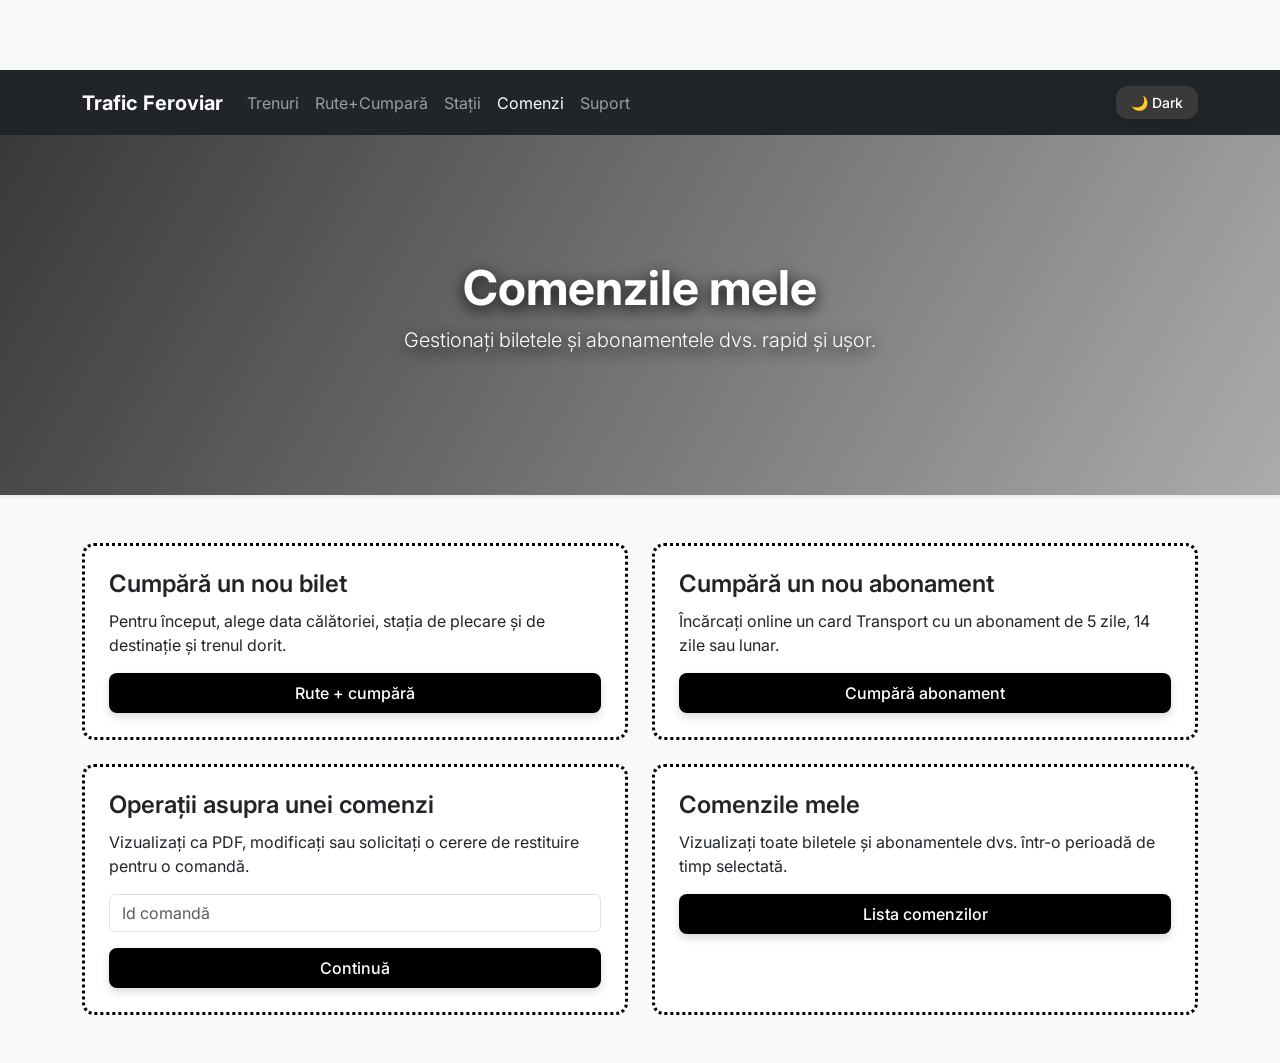
<file: comenzi.html>
<!DOCTYPE html>
<html lang="ro">

<head>
  <meta charset="UTF-8">
  <title>Comenzile mele</title>
  <link href="https://cdn.jsdelivr.net/npm/bootstrap@5.3.2/dist/css/bootstrap.min.css" rel="stylesheet">
  <link rel="stylesheet" href="Css/style.css">
  <link rel="stylesheet" href="Css/comenzi.css">
</head>

<body>


  <nav class="navbar navbar-expand-lg navbar-dark bg-dark">
    <div class="container">
      <a class="navbar-brand" href="index.html">Trafic Feroviar</a>

      <button class="navbar-toggler" type="button" data-bs-toggle="collapse" data-bs-target="#navbarNav">
        <span class="navbar-toggler-icon"></span>
      </button>

      <div class="collapse navbar-collapse" id="navbarNav">
        <ul class="navbar-nav me-auto">
          <li class="nav-item"><a class="nav-link" href="trenuri.html">Trenuri</a></li>
          <li class="nav-item"><a class="nav-link" href="rute-trenuri.html">Rute+Cumpară</a></li>
          <li class="nav-item"><a class="nav-link" href="statii.html">Stații</a></li>
          <li class="nav-item"><a class="nav-link active" href="comenzi.html">Comenzi</a></li>
          <li class="nav-item"><a class="nav-link" href="suport.html">Suport</a></li>
        </ul>

        <span class="navbar-text" id="userSection">

          <span id="userName"></span>
          <span id="userEmail"></span>

          <a id="profilBtn" href="contul-meu.html" class="btn btn-profile btn-sm ms-2">Profil</a>

          <button id="logoutBtn" class="btn btn-danger btn-sm ms-2">Logout</button>
          <button id="darkModeToggle" class="btn btn-darkmode btn-sm ms-2">
            🌙 Dark
          </button>

        </span>
      </div>
    </div>
  </nav>


  <!-- Hero Comenzi -->
  <div class="hero-section shadow-sm mb-5">
    <div class="container text-center">
      <div class="hero-content py-4">
        <h1 class="display-5 fw-bold">Comenzile mele</h1>
        <p class="lead">Gestionați biletele și abonamentele dvs. rapid și ușor.</p>
      </div>
    </div>
  </div>

  <!-- Container central pentru carduri -->
  <div class="container mt-4 mb-5">
    <div class="row g-4">
      <!-- Card 1 -->
      <div class="col-md-6">
        <div class="card p-4 h-100">
          <h4>Cumpără un nou bilet</h4>
          <p>Pentru început, alege data călătoriei, stația de plecare și de destinație și trenul dorit.</p>
          <a href="javascript:void(0)" class="btn btn-card" id="cumparaBtn">Rute + cumpără</a>
        </div>
      </div>
      <!-- Card 2 -->
      <div class="col-md-6">
        <div class="card p-4 h-100">
          <h4>Cumpără un nou abonament</h4>
          <p>Încărcați online un card Transport cu un abonament de 5 zile, 14 zile sau lunar.</p>
          <a href="javascript:void(0)" class="btn btn-card" id="abonamentBtn">Cumpără abonament</a>
        </div>
      </div>
      <!-- Card 3 -->
      <div class="col-md-6">
        <div class="card p-4 h-100">
          <h4>Operații asupra unei comenzi</h4>
          <p>Vizualizați ca PDF, modificați sau solicitați o cerere de restituire pentru o comandă.</p>
          <input type="text" class="form-control mb-3" placeholder="Id comandă">
          <button class="btn btn-card">Continuă</button>
        </div>
      </div>
      <!-- Card 4 -->
      <div class="col-md-6">
        <div class="card p-4 h-100">
          <h4>Comenzile mele</h4>
          <p>Vizualizați toate biletele și abonamentele dvs. într-o perioadă de timp selectată.</p>
          <a href="javascript:void(0)" class="btn btn-card" id="listaComenziBtn">Lista comenzilor</a>
        </div>
      </div>
    </div>
  </div>


  <script src="https://cdn.jsdelivr.net/npm/bootstrap@5.3.2/dist/js/bootstrap.bundle.min.js"></script>
  <script src="js/script.js"></script>
  <script src="js/comenzi.js"></script>
  <script src="js/lista-comenzi.js"></script>
</body>

</html>
</file>
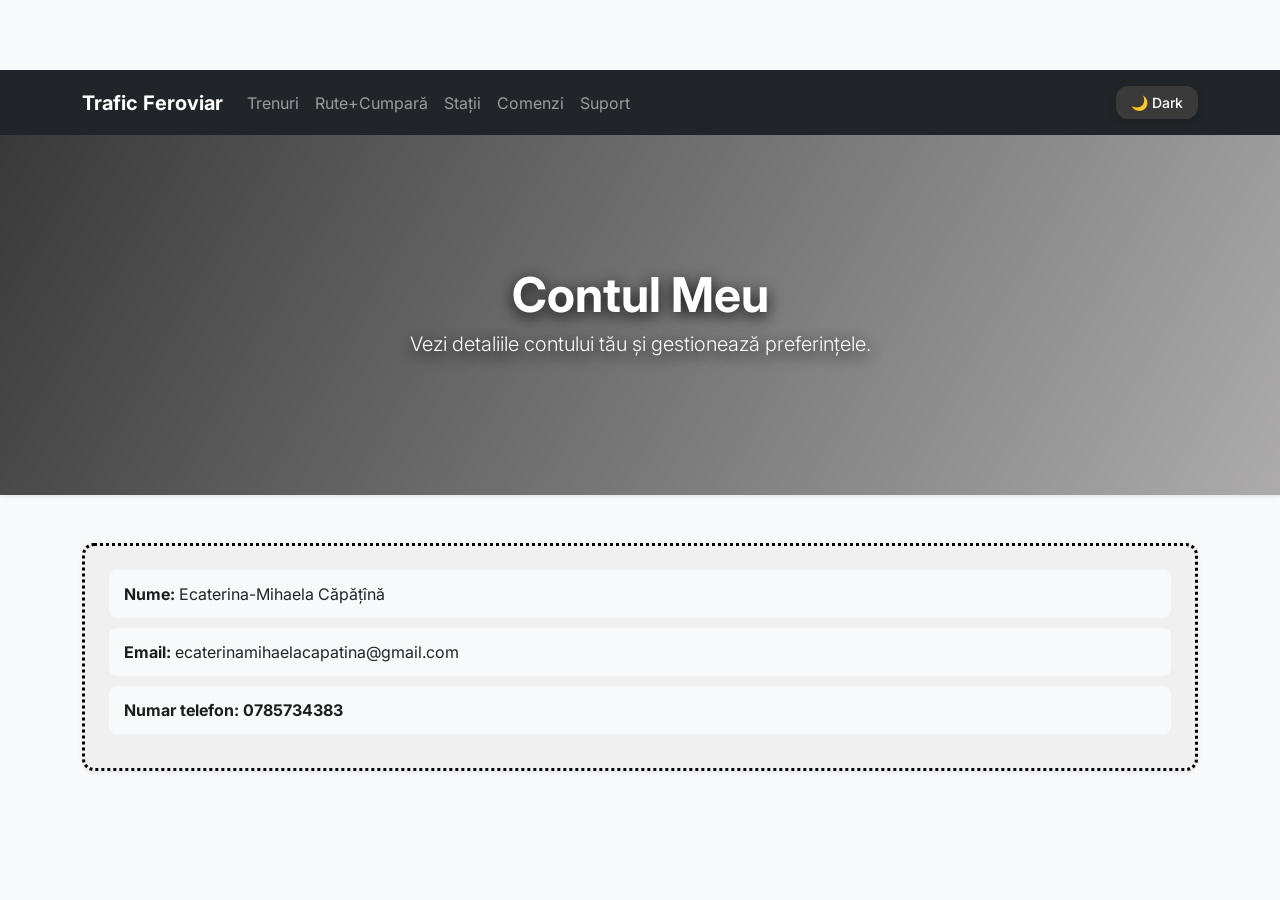
<file: contul-meu.html>
<!DOCTYPE html>
<html lang="ro">

<head>
  <meta charset="UTF-8">
  <title>Contul Meu</title>
  <link href="https://cdn.jsdelivr.net/npm/bootstrap@5.3.2/dist/css/bootstrap.min.css" rel="stylesheet">
  <link rel="stylesheet" href="Css/style.css">
  <link rel="stylesheet" href="Css/contul-meu.css">
</head>

<body>
  <!--nav bar-->
  <nav class="navbar navbar-expand-lg navbar-dark bg-dark">
    <div class="container">
      <a class="navbar-brand" href="index.html">Trafic Feroviar</a>

      <button class="navbar-toggler" type="button" data-bs-toggle="collapse" data-bs-target="#navbarNav">
        <span class="navbar-toggler-icon"></span>
      </button>

      <div class="collapse navbar-collapse" id="navbarNav">
        <ul class="navbar-nav me-auto">
          <li class="nav-item"><a class="nav-link" href="trenuri.html">Trenuri</a></li>
          <li class="nav-item"><a class="nav-link" href="rute-trenuri.html">Rute+Cumpară</a></li>
          <li class="nav-item"><a class="nav-link" href="statii.html">Stații</a></li>
          <li class="nav-item"><a class="nav-link" href="comenzi.html">Comenzi</a></li>
          <li class="nav-item"><a class="nav-link" href="suport.html">Suport</a></li>
        </ul>

        <span class="navbar-text" id="userSection">

          <span id="userName"></span>
          <span id="userEmail"></span>

          <a id="profilBtn" href="contul-meu.html" class="btn btn-profile btn-sm ms-2">Profil</a>

          <button id="darkModeToggle" class="btn btn-darkmode btn-sm ms-2">
            🌙 Dark
          </button>

        </span>
      </div>
    </div>
  </nav>

  <!-- Hero Contul Meu -->
<div class="hero-section shadow-sm mb-5">
  <div class="container text-center">
    <div class="hero-content py-5">
      <h1 class="display-5 fw-bold text-white">Contul Meu</h1>
      <h5 class="lead text-white">Vezi detaliile contului tău și gestionează preferințele.</h5>
    </div>
  </div>
</div>

<!-- Container central -->
<div class="container mt-4 mb-5">
  <div class="card p-4 shadow-sm accout-info">
    <p><strong>Nume:</strong> <span id="accountName">Ecaterina-Mihaela Căpățînă</span></p>
    <p><strong>Email:</strong> <span id="accountEmail">ecaterinamihaelacapatina@gmail.com</span></p>
    <p><strong>Numar telefon: 0785734383</strong> </p>
  </div>
  <button id="logoutBtn" class="btn btn-danger mt-3 btn-logout">LogOut</button>
</div>

  <script src="https://cdn.jsdelivr.net/npm/bootstrap@5.3.2/dist/js/bootstrap.bundle.min.js"></script>
  <script src="js/script.js"></script>
</body>

</html>
</file>
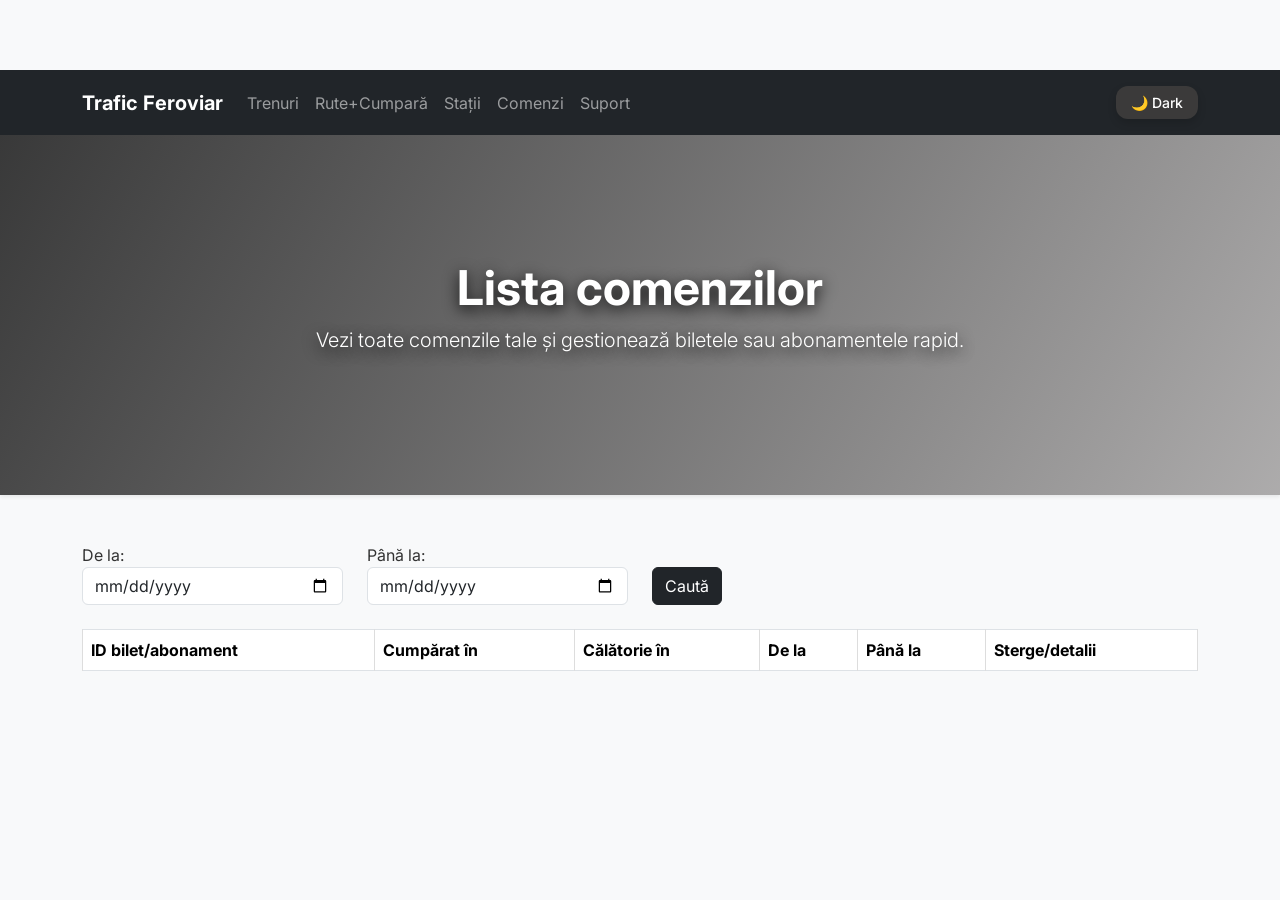
<file: lista-comenzi.html>
<!DOCTYPE html>
<html lang="ro">

<head>
    <meta charset="UTF-8">
    <title>Lista comenzilor</title>
    <link href="https://cdn.jsdelivr.net/npm/bootstrap@5.3.2/dist/css/bootstrap.min.css" rel="stylesheet">
    <link rel="stylesheet" href="Css/style.css">
    <link rel="stylesheet" href="Css/lista-comenzi.css">
</head>

<body>

    <!--nav bar-->
    <nav class="navbar navbar-expand-lg navbar-dark bg-dark">
        <div class="container">
            <a class="navbar-brand" href="index.html">Trafic Feroviar</a>

            <button class="navbar-toggler" type="button" data-bs-toggle="collapse" data-bs-target="#navbarNav">
                <span class="navbar-toggler-icon"></span>
            </button>

            <div class="collapse navbar-collapse" id="navbarNav">
                <ul class="navbar-nav me-auto">
                    <li class="nav-item"><a class="nav-link" href="trenuri.html">Trenuri</a></li>
                    <li class="nav-item"><a class="nav-link" href="rute-trenuri.html">Rute+Cumpară</a></li>
                    <li class="nav-item"><a class="nav-link" href="statii.html">Stații</a></li>
                    <li class="nav-item"><a class="nav-link" href="comenzi.html">Comenzi</a></li>
                    <li class="nav-item"><a class="nav-link" href="suport.html">Suport</a></li>
                </ul>

                <span class="navbar-text" id="userSection">

                    <span id="userName"></span>
                    <span id="userEmail"></span>

                    <a id="profilBtn" href="contul-meu.html" class="btn btn-profile btn-sm ms-2">Profil</a>

                    <button id="logoutBtn" class="btn btn-danger btn-sm ms-2">Logout</button>
                    <button id="darkModeToggle" class="btn btn-darkmode btn-sm ms-2">
                        🌙 Dark
                    </button>

                </span>
            </div>
        </div>
    </nav>

    <div class="hero-section shadow-sm mb-5">
            <div class="container text-center">
                <div class="hero-content py-5">
                    <h1 class="display-5 fw-bold text-white">Lista comenzilor</h1>
                    <p class="lead text-white">Vezi toate comenzile tale și gestionează biletele sau abonamentele rapid.
                    </p>
                </div>
            </div>
        </div>
    <div class="container mt-5">

        <div class="row mb-4">

            <div class="col-md-3">
                <label>De la:</label>
                <input type="date" id="dataStart" class="form-control">
            </div>

            <div class="col-md-3">
                <label>Până la:</label>
                <input type="date" id="dataEnd" class="form-control">
            </div>

            <div class="col-md-2 d-flex align-items-end">
                <button class="btn btn-dark" onclick="filtreaza()">Caută</button>
            </div>

        </div>


        <table class="table table-bordered">

            <thead>
                <tr>
                    <th>ID bilet/abonament</th>
                    <th>Cumpărat în</th>
                    <th>Călătorie în</th>
                    <th>De la</th>
                    <th>Până la</th>
                    <th>Sterge/detalii</th>
                </tr>
            </thead>

            <tbody id="tabelComenzi">
            </tbody>

        </table>

    </div>


    <script src="https://cdn.jsdelivr.net/npm/bootstrap@5.3.2/dist/js/bootstrap.bundle.min.js"></script>
    <script src="js/script.js"></script>
    <script src="js/lista-comenzi.js"></script>
</body>

</html>
</file>
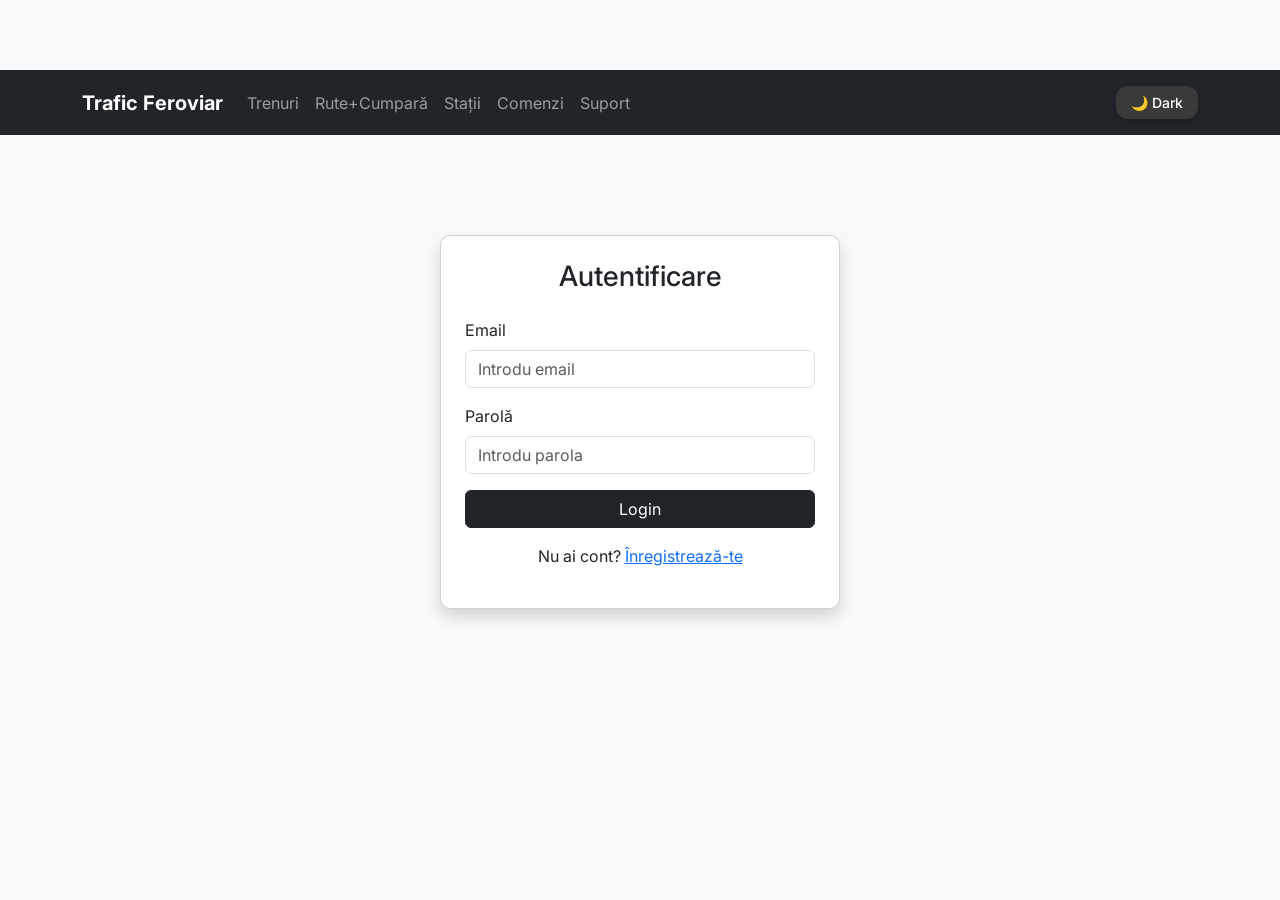
<file: login.html>
<!DOCTYPE html>
<html lang="ro">

<head>
    <meta charset="UTF-8">
    <title>Login</title>

    <link href="https://cdn.jsdelivr.net/npm/bootstrap@5.3.2/dist/css/bootstrap.min.css" rel="stylesheet">
    <link rel="stylesheet" href="Css/login.css">
    <link rel="stylesheet" href="Css/style.css">


</head>

<body>
    <!--nav bar-->
    <nav class="navbar navbar-expand-lg navbar-dark bg-dark">
        <div class="container">
            <a class="navbar-brand" href="index.html">Trafic Feroviar</a>

            <button class="navbar-toggler" type="button" data-bs-toggle="collapse" data-bs-target="#navbarNav">
                <span class="navbar-toggler-icon"></span>
            </button>

            <div class="collapse navbar-collapse" id="navbarNav">
                <ul class="navbar-nav me-auto">
                    <li class="nav-item"><a class="nav-link" href="trenuri.html">Trenuri</a></li>
                    <li class="nav-item"><a class="nav-link" href="rute-trenuri.html">Rute+Cumpară</a></li>
                    <li class="nav-item"><a class="nav-link" href="statii.html">Stații</a></li>
                    <li class="nav-item"><a class="nav-link" href="comenzi.html">Comenzi</a></li>
                    <li class="nav-item"><a class="nav-link" href="suport.html">Suport</a></li>
                </ul>

                <span class="navbar-text" id="userSection">

                    <span id="userName"></span>
                    <span id="userEmail"></span>

                    <a id="profilBtn" href="contul-meu.html" class="btn btn-profile btn-sm ms-2">Profil</a>

                    <button id="logoutBtn" class="btn btn-danger btn-sm ms-2">Logout</button>
                    <button id="darkModeToggle" class="btn btn-darkmode btn-sm ms-2">
                        🌙 Dark
                    </button>

                </span>
            </div>
        </div>
    </nav>

    <div class="container">

        <div class="card login-box shadow p-4">

            <h3 class="text-center mb-4">Autentificare</h3>

            <form id="loginForm">

                <div class="mb-3">
                    <label class="form-label">Email</label>
                    <input type="email" id="emailLogin" class="form-control" placeholder="Introdu email">
                </div>

                <div class="mb-3">
                    <label class="form-label">Parolă</label>
                    <input type="password" class="form-control" placeholder="Introdu parola">
                </div>

                <button class="btn btn-dark w-100 mb-3">
                    Login
                </button>

                <p class="text-center">
                    Nu ai cont?
                    <a href="register.html">Înregistrează-te</a>
                </p>

            </form>

        </div>

    </div>

    <script src="https://cdn.jsdelivr.net/npm/bootstrap@5.3.2/dist/js/bootstrap.bundle.min.js"></script>
    <script src="js/script.js"></script>
</body>

</html>
</file>
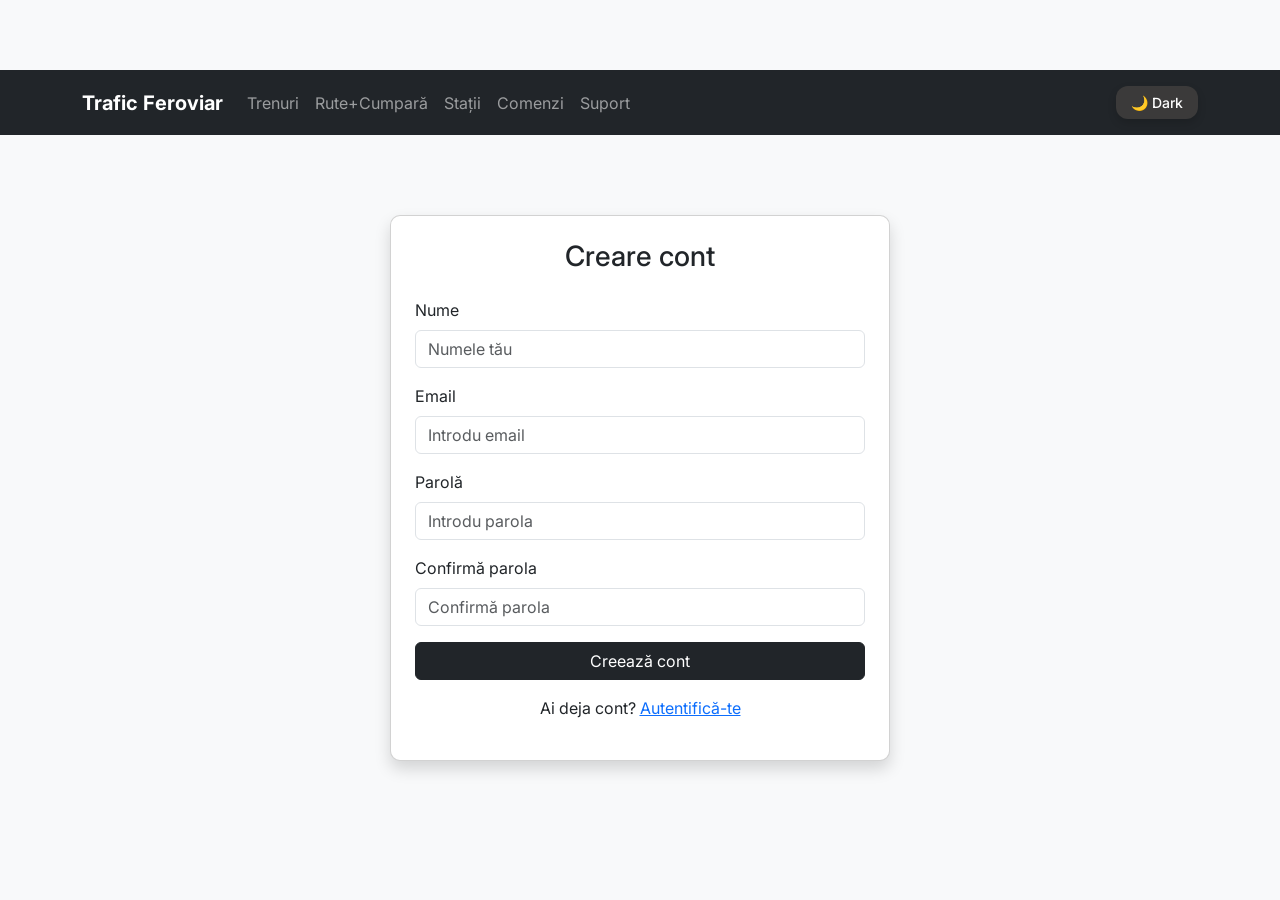
<file: register.html>
<!DOCTYPE html>
<html lang="ro">

<head>
    <meta charset="UTF-8">
    <title>Register</title>

    <link href="https://cdn.jsdelivr.net/npm/bootstrap@5.3.2/dist/css/bootstrap.min.css" rel="stylesheet">
    <link rel="stylesheet" href="Css/register.css">
    <link rel="stylesheet" href="Css/style.css">

</head>

<body>

    <!--nav bar-->
    <nav class="navbar navbar-expand-lg navbar-dark bg-dark">
        <div class="container">
            <a class="navbar-brand" href="index.html">Trafic Feroviar</a>

            <button class="navbar-toggler" type="button" data-bs-toggle="collapse" data-bs-target="#navbarNav">
                <span class="navbar-toggler-icon"></span>
            </button>

            <div class="collapse navbar-collapse" id="navbarNav">
                <ul class="navbar-nav me-auto">
                    <li class="nav-item"><a class="nav-link" href="trenuri.html">Trenuri</a></li>
                    <li class="nav-item"><a class="nav-link" href="rute-trenuri.html">Rute+Cumpară</a></li>
                    <li class="nav-item"><a class="nav-link" href="statii.html">Stații</a></li>
                    <li class="nav-item"><a class="nav-link" href="comenzi.html">Comenzi</a></li>
                    <li class="nav-item"><a class="nav-link" href="suport.html">Suport</a></li>
                </ul>

                <span class="navbar-text" id="userSection">

                    <span id="userName"></span>
                    <span id="userEmail"></span>

                    <a id="profilBtn" href="contul-meu.html" class="btn btn-profile btn-sm ms-2">Profil</a>

                    <button id="logoutBtn" class="btn btn-danger btn-sm ms-2">Logout</button>
                    <button id="darkModeToggle" class="btn btn-darkmode btn-sm ms-2">
                        🌙 Dark
                    </button>

                </span>
            </div>
        </div>
    </nav>

    <div class="container">

        <div class="card register-box shadow p-4">

            <h3 class="text-center mb-4">Creare cont</h3>

            <form id="registerForm">

                <div class="mb-3">
                    <label class="form-label">Nume</label>
                    <input type="text" id="nume" class="form-control" placeholder="Numele tău">
                </div>

                <div class="mb-3">
                    <label class="form-label">Email</label>
                    <input type="email" id="email" class="form-control" placeholder="Introdu email">
                </div>

                <div class="mb-3">
                    <label class="form-label">Parolă</label>
                    <input type="password" class="form-control" placeholder="Introdu parola">
                </div>

                <div class="mb-3">
                    <label class="form-label">Confirmă parola</label>
                    <input type="password" class="form-control" placeholder="Confirmă parola">
                </div>

                <button class="btn btn-dark w-100 mb-3">
                    Creează cont
                </button>

                <p class="text-center">
                    Ai deja cont?
                    <a href="login.html">Autentifică-te</a>
                </p>

            </form>

        </div>

    </div>

    <script src="https://cdn.jsdelivr.net/npm/bootstrap@5.3.2/dist/js/bootstrap.bundle.min.js"></script>
    <script src="js/script.js"></script>
</body>

</html>
</file>
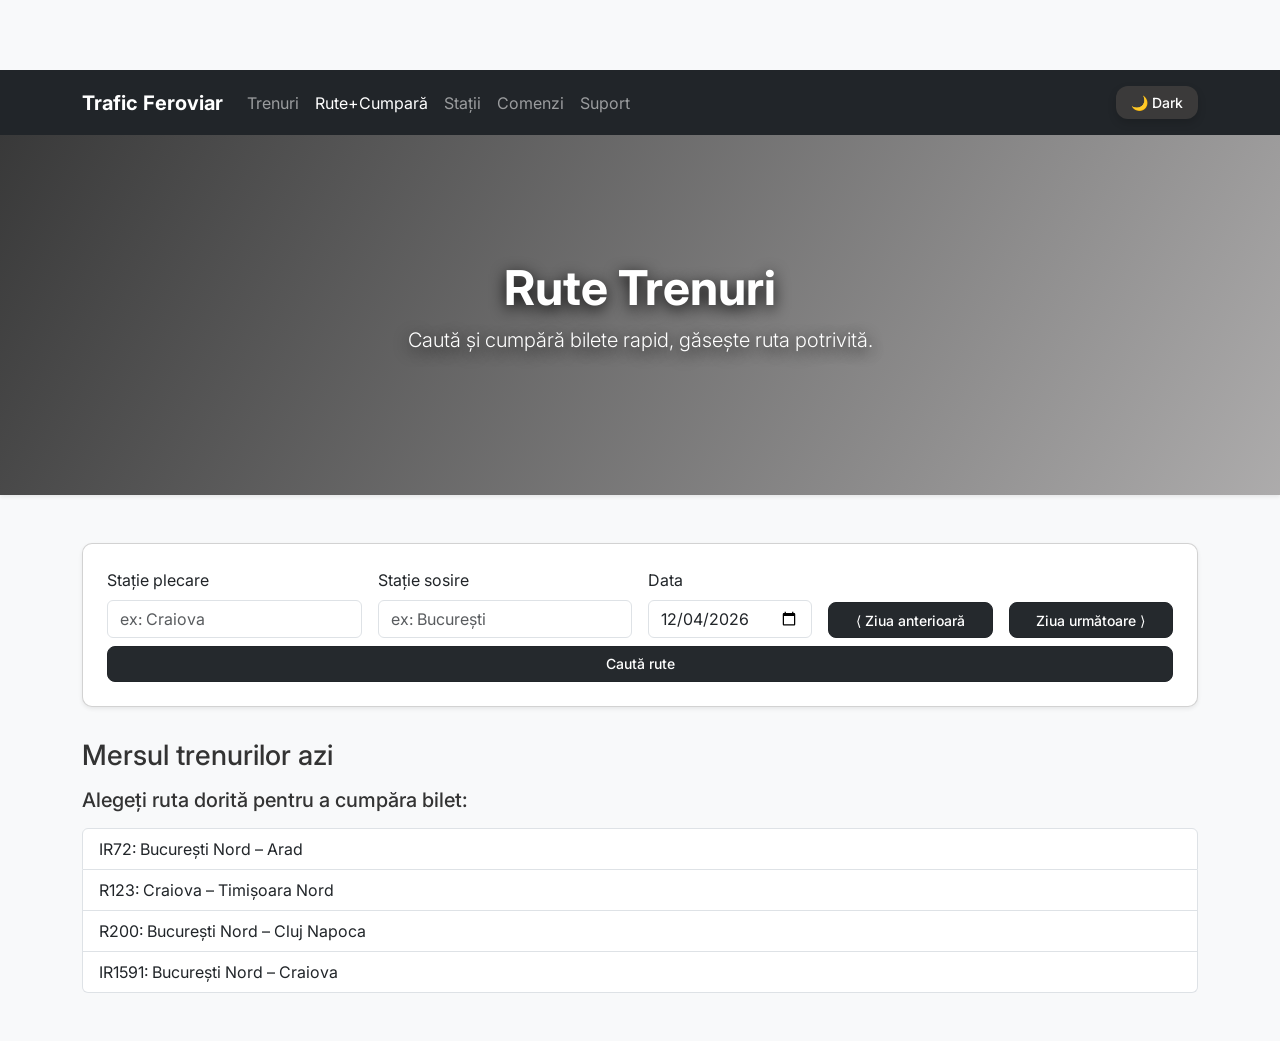
<file: rute-trenuri.html>
<!DOCTYPE html>
<html lang="ro">

<head>
  <meta charset="UTF-8">
  <title>Rute + Cumpară</title>
  <link href="https://cdn.jsdelivr.net/npm/bootstrap@5.3.2/dist/css/bootstrap.min.css" rel="stylesheet">
  <link rel="stylesheet" href="Css/style.css">
  <link rel="stylesheet" href="Css/rute-trenuri.css">
</head>

<body>

  <!--nav bar-->
  <nav class="navbar navbar-expand-lg navbar-dark bg-dark">
    <div class="container">
      <a class="navbar-brand" href="index.html">Trafic Feroviar</a>

      <button class="navbar-toggler" type="button" data-bs-toggle="collapse" data-bs-target="#navbarNav">
        <span class="navbar-toggler-icon"></span>
      </button>

      <div class="collapse navbar-collapse" id="navbarNav">
        <ul class="navbar-nav me-auto">
          <li class="nav-item"><a class="nav-link" href="trenuri.html">Trenuri</a></li>
          <li class="nav-item"><a class="nav-link active" href="rute-trenuri.html">Rute+Cumpară</a></li>
          <li class="nav-item"><a class="nav-link" href="statii.html">Stații</a></li>
          <li class="nav-item"><a class="nav-link" href="comenzi.html">Comenzi</a></li>
          <li class="nav-item"><a class="nav-link" href="suport.html">Suport</a></li>
        </ul>

        <span class="navbar-text" id="userSection">

          <span id="userName"></span>
          <span id="userEmail"></span>

          <a id="profilBtn" href="contul-meu.html" class="btn btn-profile btn-sm ms-2">Profil</a>

          <button id="logoutBtn" class="btn btn-danger btn-sm ms-2">Logout</button>
          <button id="darkModeToggle" class="btn btn-darkmode btn-sm ms-2">
            🌙 Dark
          </button>

        </span>
      </div>
    </div>
  </nav>

  <!-- Hero Rute -->
  <div class="hero-section shadow-sm mb-5">
    <div class="container text-center">
      <div class="hero-content py-4">
        <h1 class="display-5 fw-bold text-white">Rute Trenuri</h1>
        <p class="lead text-white">Caută și cumpără bilete rapid, găsește ruta potrivită.</p>
      </div>
    </div>
  </div>

  <!-- Container central pentru form și listă -->
  <div class="container mt-4 mb-5">
    <div class="card p-4 shadow-sm">
      <form id="searchRouteForm">
        <div class="row g-3 align-items-end">
          <div class="col-md-3">
            <label class="form-label">Stație plecare</label>
            <input type="text" id="from" class="form-control" placeholder="ex: Craiova">
          </div>

          <div class="col-md-3">
            <label class="form-label">Stație sosire</label>
            <input type="text" id="to" class="form-control" placeholder="ex: București">
          </div>

          <div class="col-md-2">
            <label class="form-label">Data</label>
            <input type="date" id="travelDate" class="form-control">
          </div>

          <div class="col-md-2">
            <button type="button" id="prevDay" class="btn btn-dark w-100">
              ⟨ Ziua anterioară
            </button>
          </div>

          <div class="col-md-2">
            <button type="button" id="nextDay" class="btn btn-dark w-100">
              Ziua următoare ⟩
            </button>
          </div>

          <div class="col-md-12 mt-2">
            <button type="submit" class="btn btn-dark w-100">
              Caută rute
            </button>
          </div>
        </div>
      </form>
    </div>

    <!-- LISTA RUTE -->
    <div class="mt-4">
      <h3>Mersul trenurilor azi</h3>
      <h5>Alegeți ruta dorită pentru a cumpăra bilet:</h5>
      <ul class="list-group mt-3" id="routeList">
        <li class="list-group-item">IR72: București Nord – Arad</li>
        <li class="list-group-item">R123: Craiova – Timișoara Nord</li>
        <li class="list-group-item">R200: București Nord – Cluj Napoca</li>
        <li class="list-group-item">IR1591: București Nord – Craiova</li>
      </ul>
    </div>
  </div>

  <script src="https://cdn.jsdelivr.net/npm/bootstrap@5.3.2/dist/js/bootstrap.bundle.min.js"></script>
  <script src="js/rute-trenuri.js"></script>
  <script src="js/script.js"></script>
</body>

</html>
</file>
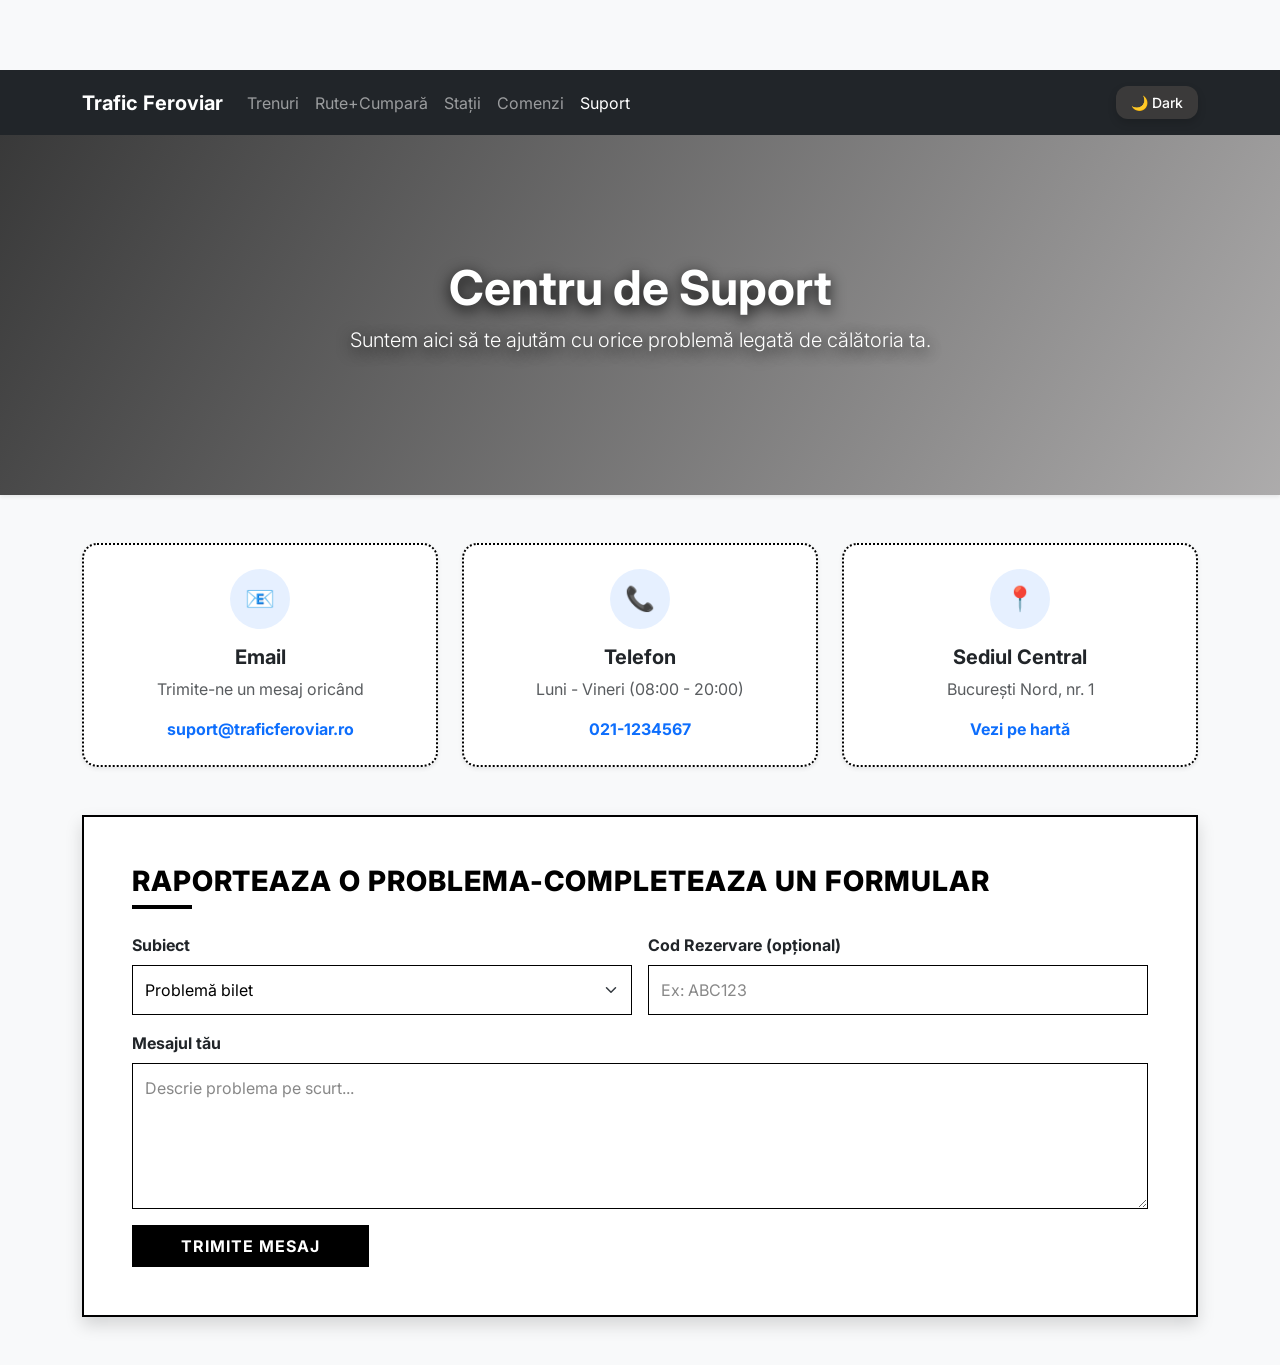
<file: suport.html>
<!DOCTYPE html>
<html lang="ro">

<head>
  <meta charset="UTF-8">
  <title>Suport</title>
  <link href="https://cdn.jsdelivr.net/npm/bootstrap@5.3.2/dist/css/bootstrap.min.css" rel="stylesheet">
  <link rel="stylesheet" href="Css/style.css">
  <link rel="stylesheet" href="Css/suport.css">
</head>

<body>
  <!--nav bar-->
  <nav class="navbar navbar-expand-lg navbar-dark bg-dark">
    <div class="container">
      <a class="navbar-brand" href="index.html">Trafic Feroviar</a>

      <button class="navbar-toggler" type="button" data-bs-toggle="collapse" data-bs-target="#navbarNav">
        <span class="navbar-toggler-icon"></span>
      </button>

      <div class="collapse navbar-collapse" id="navbarNav">
        <ul class="navbar-nav me-auto">
          <li class="nav-item"><a class="nav-link" href="trenuri.html">Trenuri</a></li>
          <li class="nav-item"><a class="nav-link" href="rute-trenuri.html">Rute+Cumpară</a></li>
          <li class="nav-item"><a class="nav-link" href="statii.html">Stații</a></li>
          <li class="nav-item"><a class="nav-link" href="comenzi.html">Comenzi</a></li>
          <li class="nav-item"><a class="nav-link active" href="suport.html">Suport</a></li>
        </ul>

        <span class="navbar-text" id="userSection">

          <span id="userName"></span>
          <span id="userEmail"></span>

          <a id="profilBtn" href="contul-meu.html" class="btn btn-profile btn-sm ms-2">Profil</a>

          <button id="logoutBtn" class="btn btn-danger btn-sm ms-2">Logout</button>
          <button id="darkModeToggle" class="btn btn-darkmode btn-sm ms-2">
            🌙 Dark
          </button>

        </span>
      </div>
    </div>
  </nav>

  <div class="hero-section shadow-sm">
    <div class="container text-center">
      <div class="hero-content-small py-4">
        <h1 class="display-5 fw-bold text-white">Centru de Suport</h1>
        <p class="lead text-white">Suntem aici să te ajutăm cu orice problemă legată de călătoria ta.</p>
      </div>
    </div>
  </div>

  <div class="container mt-5 mb-5">
    <div class="row g-4">

      <div class="col-md-4">
        <div class="card h-100 shadow-sm border-0 contact-card">
          <div class="card-body text-center p-4">
            <div class="icon-circle mb-3">📧</div>
            <h5 class="fw-bold">Email</h5>
            <p class="text-muted">Trimite-ne un mesaj oricând</p>
            <a href="mailto:suport@traficferoviar.ro" class="text-decoration-none fw-bold">suport@traficferoviar.ro</a>
          </div>
        </div>
      </div>

      <div class="col-md-4">
        <div class="card h-100 shadow-sm border-0 contact-card">
          <div class="card-body text-center p-4">
            <div class="icon-circle mb-3">📞</div>
            <h5 class="fw-bold">Telefon</h5>
            <p class="text-muted">Luni - Vineri (08:00 - 20:00)</p>
            <a href="tel:0211234567" class="text-decoration-none fw-bold">021-1234567</a>
          </div>
        </div>
      </div>

      <div class="col-md-4">
        <div class="card h-100 shadow-sm border-0 contact-card">
          <div class="card-body text-center p-4">
            <div class="icon-circle mb-3">📍</div>
            <h5 class="fw-bold">Sediul Central</h5>
            <p class="text-muted">București Nord, nr. 1</p>
            <span class="fw-bold text-primary">Vezi pe hartă</span>
          </div>
        </div>
      </div>

      <div class="col-12 mt-5">
        <div class="card shadow border-0">
          <div class="card-body p-4 p-md-5">
            <h3 class="mb-4 section-title">Raporteaza o problema-completeaza un formular</h3>
            <form id="suportForm">
              <div class="row g-3">
                <div class="col-md-6">
                  <label class="form-label fw-bold">Subiect</label>
                  <select class="form-select">
                    <option>Problemă bilet</option>
                    <option>Informații rute</option>
                    <option>Eroare cont</option>
                    <option>Altceva</option>
                  </select>
                </div>
                <div class="col-md-6">
                  <label class="form-label fw-bold">Cod Rezervare (opțional)</label>
                  <input type="text" class="form-control" placeholder="Ex: ABC123">
                </div>
                <div class="col-12">
                  <label class="form-label fw-bold">Mesajul tău</label>
                  <textarea class="form-control" rows="5" placeholder="Descrie problema pe scurt..."></textarea>
                </div>
                <div class="col-12">
                  <button type="button" class="btn btn-primary px-5 py-2 fw-bold"
                    onclick="alert('Mesaj trimis cu succes!')">Trimite Mesaj</button>
                </div>
              </div>
            </form>
          </div>
        </div>
      </div>

    </div>
  </div>

  <script src="https://cdn.jsdelivr.net/npm/bootstrap@5.3.2/dist/js/bootstrap.bundle.min.js"></script>
  <script src="js/script.js"></script>
</body>

</html>
</file>
<file: Css/style.css>
@import url('https://fonts.googleapis.com/css2?family=Inter:wght@400;600;700&display=swap');

body {
    font-family: 'Inter', sans-serif;
    background-color: #f8f9fa;
    color: #333;
    margin: 0;
}

/* NAVBAR */
.navbar-brand { font-weight: bold; font-size: 20px; }

/* NAVBAR FIX */
.navbar {
    position:sticky;      /* rămâne la scroll */
    top: 0;
    left: 0;
    width: 100%;
    z-index: 9999;        /* deasupra hero-ului și a altor elemente */
    transition: background 0.3s ease;
}


/* body padding ca să nu acopere navbar-ul conținutul */
body {
    padding-top: 70px;    /* ajustează în funcție de înălțimea navbar-ului */
    font-family: 'Inter', sans-serif;
    background-color: #f8f9fa;
    color: #333;
    margin: 0;
}
/* CARDURI GENERALE */
.card {
    border-radius: 10px;
    transition: all 0.3s ease;
}

.card:hover {
    transform: translateY(-5px);
    box-shadow: 0 10px 25px rgba(0,0,0,0.2);
}

/* BUTOANE GENERALE */
.btn-profile, .btn-darkmode {
    background-color: #3b3a3a;
    color: white;
    border-radius: 12px;
    padding: 5px 14px;
    font-weight: 500;
    box-shadow: 0 4px 8px rgba(0,0,0,0.15);
    transition: all 0.3s ease;
}

.btn-profile:hover, .btn-darkmode:hover {
    background-color: #71787e;
    transform: translateY(-2px);
}

/* DARK MODE GENERAL */
.dark-mode {
    background-color: #121212;
    color: white;
}

.dark-mode .card { background-color: #383838; color: white; }
.dark-mode .navbar { background-color: #000 !important; }



.hero-section {
    height: 40vh;
    display: flex;
    justify-content: center;
    align-items: center;
    color: white;
    background: linear-gradient(120deg, rgba(9, 9, 9, 0.8), rgba(154, 152, 152, 0.8)), url('https://images.unsplash.com/photo-1504376379689-8d54347b26c3?q=80&w=2000&auto=format&fit=crop');
    background-size: cover;
    text-shadow: 0 4px 15px rgba(0, 0, 0, 0.91);
}


.dark-mode .hero-section {
    background: linear-gradient(120deg, #000000, #525252);
    color: white;
    display: flex;
    justify-content: center;
    align-items: center;
    background-size: cover;
    background-position: center;
    text-shadow: 0 4px 15px rgb(99, 99, 99);
}
</file>
<file: Css/comenzi.css>
h2 {
    font-weight: 600;       /* titluri mai groase */
}

.card h4 {
    margin-bottom: 10px;        /* spatiu sub titlu */
    font-weight: 600;       
}

/* stil general al cardurilor */
.card {
    border: 3px dotted #000;
    /* margine punctată */
    border-radius: 12px;
    /* colțuri puțin rotunjite */
    padding: 20px;
    transition: all 0.3s ease;
    background-color: #fff;
}

/* efect cand trece mouse ul peste card */
.card:hover {
    border-style: solid;
    /* devine solid la hover */
    box-shadow: 0 20px 45px rgba(13, 109, 253, 0.295);
    transform: translateY(-5px);
}

/* stil butoane din carduri*/
.btn-card {
    background-color: #000000;
    /* culoare mai închisă */
    color: white;
    border: none;
    border-radius: 8px;
    padding: 8px 16px;
    font-weight: 500;
    box-shadow: 0 4px 8px rgba(0, 0, 0, 0.15);
    transition: all 0.3s ease;
}

/* hover pe butoanele din carduri*/
.btn-card:hover {
    background-color: #000;
    /* și mai închis la hover */
    transform: translateY(-8px);
    box-shadow: 0 6px 12px rgba(0, 0, 0, 0.2);
    color: white;
}


/* DARK MODE - CARDURI COMENZI */
.dark-mode .card {
    background-color: #333;
    color: #fff;
    border: 3px dotted #fff;
}

.dark-mode .card:hover {
    border-style: solid;    /* devine solid la hover */
    border-color: #ffffff;
    box-shadow: 0 20px 45px rgba(13, 109, 253, 0.295);
}
</file>
<file: Css/contul-meu.css>
/* TITLU PAGINA */
h2 {
    font-weight: 600;
    margin-bottom: 20px;
}

/* CARD CONT */
.accout-info {
    background-color: #f0f0f0;
    border: 3px dotted #000;
    border-radius: 12px;
    padding: 25px;
    transition: all 0.3s ease;
}

/* hover pe cont */
.accout-info:hover {
    border-style: solid;
    box-shadow: 0 10px 25px rgba(0, 0, 0, 0.15);
    transform: translateY(-5px);
}

/* INFORMATII CONT */
.container p {
    background: #f8f9fa;
    padding: 12px 15px;
    border-radius: 8px;
    margin-bottom: 10px;
    font-size: 16px;
}

/* LABELURI */
.container strong {
    color: #1b1d1f;
}

/* MIC EFECT LA HOVER PE INFO */
.container p:hover {
    background: #e9ecef;
    transition: 0.3s;
}

/*pt placeholdere din contul meu.html sa se vada la dark mode*/
.dark-mode .accout-info {
    background-color: #2e2d2d;
    /* gri închis */
    color: rgb(96, 94, 94);
    border: 3px dotted #fffefe;
}

.dark-mode .accout-info:hover {
    border-style: solid;
    box-shadow: 0 10px 25px rgba(0, 0, 0, 0.15);
    transform: translateY(-5px);
}

.dark-mode .accout-info input::placeholder {
    color: #8d8686;
}

/* Buton Logout */
.btn-logout {
    border-radius: 12px;
    /* colțuri rotunjite */
    padding: 8px 20px;
    /* mărime buton */
    font-weight: 500;
    box-shadow: 0 4px 8px rgba(0, 0, 0, 0.15);
    transition: all 0.3s ease;
}

.btn-logout:hover {
    transform: translateY(-2px);
    /* efect ridicare */
    box-shadow: 0 6px 12px rgba(0, 0, 0, 0.25);
}
</file>
<file: Css/lista-comenzi.css>
/* LIGHT MODE - tabel comenzi */
table {
    background-color: #fff; /* fundal alb pentru tabel */
    color: #000; /* text negru */
    border-color: #ddd; /* borduri subtile */
    border-collapse: collapse; 
}

th {
    background-color: #f8f9fa; /* header deschis */
    color: #000;
    border-color: #ddd;
    padding: 10px;
}

td {
    background-color: #fff; /* celule albe */
    color: #000;
    border-color: #ddd;
    padding: 10px;
    transition: all 0.3s ease; /* efect smooth la hover */
}

/* Hover pentru rânduri în light mode */
tbody tr:hover {
    background-color: #e9ecef; /* ușor gri la hover */
    transform: translateY(-2px); /* ridicare ușoară */
    box-shadow: 0 4px 12px rgba(0, 0, 0, 0.1); /* shadow subtil */
    transition: all 0.3s ease;
    cursor: pointer;
}

/* DARK MODE - tabel comenzi */
.dark-mode table {
    background-color: #1e1e1e;
    color: white;
    border-color: #444;
    border-collapse: collapse; /* să nu fie spații între celule */
}

.dark-mode th {
    background-color: #2a2a2a;
    color: white;
    border-color: #444;
    padding: 10px;
}

.dark-mode td {
    background-color: #383838;
    color: white;
    border-color: #444;
    padding: 10px;
    transition: all 0.3s ease; /* pentru efect smooth la hover */
}

/* Hover pentru rânduri */
.dark-mode tbody tr:hover {
    background-color: #4a4a4a;
    transform: translateY(-2px); /* ridicare ușoară */
    box-shadow: 0 4px 12px rgba(0, 0, 0, 0.25);
    transition: all 0.3s ease;
    cursor: pointer; /* arată că e interactiv */
}
</file>
<file: Css/login.css>
body {
    background: #f5f5f5;
}

.login-box {
    max-width: 400px;
    margin: auto;
    margin-top: 100px;
}
</file>
<file: Css/register.css>
body {
    background: #f5f5f5;
}

.register-box {
    max-width: 500px;
    margin: auto;
    margin-top: 80px;
}
</file>
<file: Css/rute-trenuri.css>
#prevDay,
#nextDay,
button[type="submit"] {
  border-radius: 0.5rem;
  /* colțuri rotunjite */
  font-weight: 500;
  /* text puțin mai bold */
  padding: 0.4rem 0.8rem;
  /* padding vertical și orizontal */
  font-size: 14px;
  background-color: #25292d;
  color: white;
  transition: background 0.3s;
}

#prevDay:hover,
#nextDay:hover,
button[type="submit"]:hover {
  background-color: #1b1e21;    /* culoare mai inchisa la hover */
  color: white;
}

.card {
  border-radius: 10px;
}

h2 {
  font-weight: 600;
}

h3 {
  margin-top: 2rem;
  margin-bottom: 1rem;
}


/* Lista rute - dark mode */
.dark-mode .list-group-item {
  background-color: #1a1a1a;
  color: white;
  border-color: #333;
}

/* Hover pentru rute */
.dark-mode .list-group-item:hover {
  background-color: #ffffff;
  color: #000;
}

#routeList .list-group-item {
  cursor: pointer;
  transition: all 0.3s ease;
}

#routeList .list-group-item:hover {
  background-color: #000;
  color: #fff;
  border-left: 5px solid #000;
  padding-left: 25px;
}
</file>
<file: Css/suport.css>
.icon-circle {
    width: 60px;
    height: 60px;
    background: rgba(13, 110, 253, 0.1);
    border-radius: 50%;
    display: flex;
    align-items: center;
    justify-content: center;
    margin: 0 auto;
    font-size: 24px;
    transition: all 0.3s ease;
}


.dark-mode .contact-card:hover .icon-circle {
    background: #fff;
    /* În Dark Mode, cercul devine alb la hover */
}

.contact-card:hover .icon-circle {
    background: #0d6efd;
    transform: scale(1.1);
    box-shadow: 0 0 15px rgba(13, 110, 253, 0.3);
    filter: brightness(0) invert(1);
}

.dark-mode .contact-card {
    background-color: #1e1e1e;
}

.dark-mode .form-select,
.dark-mode textarea {
    background-color: #2a2a2a;
    border-color: #444;
    color: white;
}

.dark-mode .icon-circle {
    background: rgba(255, 255, 255, 0.1);
}

.dark-mode .text-muted {
    color: #aaa !important;
}





/* --- STILIZARE SPECIFICĂ FORMULAR SUPORT (Minimalist Black & White) --- */

/* Cardul care conține formularul */
.col-12.mt-5 .card {
    background-color: #ffffff;
    border: 2px solid #000000 !important;
    /* Chenar negru solid */
    border-radius: 0px;
    /* Colțuri drepte pentru aspect modern */
    transition: all 0.3s ease;
}

/* Culoare gri pentru placeholder în Light Mode (pe fundal alb) */
input::placeholder,
textarea::placeholder {
    color: #888888 !important;
    /* Un gri mediu vizibil */
    opacity: 1;
}

/* Titlul din interiorul formularului */
.section-title {
    color: #000000;
    text-transform: uppercase;
    letter-spacing: 1px;
    font-weight: 800;
    position: relative;
    padding-bottom: 10px;
}

.section-title::after {
    content: '';
    position: absolute;
    bottom: 0;
    left: 0;
    width: 60px;
    height: 4px;
    background: #000;
    /* Linia de sub titlu neagră */
}

/* Câmpurile de input, select și textarea */
.form-control,
.form-select {
    border: 1px solid #000000;
    border-radius: 0px;
    /* Pătrate */
    padding: 12px;
    color: #000;
}

.form-control:focus,
.form-select:focus {
    border-color: #000;
    box-shadow: 0 0 0 0.25rem rgba(0, 0, 0, 0.1);
    outline: none;
}

/* Butonul de trimitere */
.btn-primary {
    background-color: #000000 !important;
    border: 1px solid #000000 !important;
    color: #ffffff !important;
    border-radius: 0px;
    text-transform: uppercase;
    letter-spacing: 1px;
    transition: all 0.3s ease;
}

.btn-primary:hover {
    background-color: #ffffff !important;
    color: #000000 !important;
}

/* --- ADAPTARE DARK MODE (Doar pentru formular) --- */
.dark-mode .col-12.mt-5 .card {
    background-color: #000000;
    border-color: #ffffff !important;
}

.dark-mode .section-title {
    color: #ffffff;
}

.dark-mode .section-title::after {
    background: #ffffff;
}

.dark-mode .form-control,
.dark-mode .form-select {
    background-color: #1a1a1a;
    border-color: #ffffff;
    color: #ffffff;
}

.dark-mode .btn-primary {
    background-color: #ffffff !important;
    color: #000000 !important;
    border-color: #ffffff !important;
}

.dark-mode .btn-primary:hover {
    background-color: #000000 !important;
    color: #ffffff !important;
}


/* --- CONTACT CARDS (Cu margini punctate) --- */
.contact-card {
    background-color: #ffffff;
    border: 2px dotted #000000 !important;
    /* Margine punctată neagră */
    border-radius: 15px;
    /* Puțin rotunjite pentru contrast cu formularul */
    transition: all 0.3s ease;
}

.contact-card:hover {
    border-style: solid;
    /* Devine linie continuă la hover */
    background-color: #fdfdfd;
    transform: translateY(-5px);
}

/* --- DARK MODE SUPORT --- */
.dark-mode .contact-card {
    background-color: #111;
    border-color: #ffffff !important;
}

/* Acțiunea când pui mouse-ul pe CERC direct */
.icon-circle:hover {
    background-color: #000000 !important;
    /* Cercul se înnegrește */
    transform: scale(1.2);
    /* Crește puțin mai mult decât restul */
    box-shadow: 0 0 20px rgba(0, 0, 0, 0.2);
    /* Umbră fină */
}

/* Recomandat: Acțiunea pe cerc când pui mouse-ul oriunde pe CARD */
.contact-card:hover .icon-circle {
    background-color: #000000 !important;
    transform: scale(1.1);
    filter: none;
    /* Asigură-te că NU e activ niciun filtru care face emoji-ul alb */
}

/* Efect pentru emoji (opțional) */
.contact-card:hover .icon-circle {
    text-shadow: 2px 2px 4px rgba(0, 0, 0, 0.3);
    /* Dă un pic de volum emoji-ului */
}

/* DARK MODE: Inversăm culorile la hover */
.dark-mode .contact-card:hover .icon-circle {
    background-color: #ffffff !important;
    /* Cercul devine alb în Dark Mode */
    color: #000000;
}
</file>
